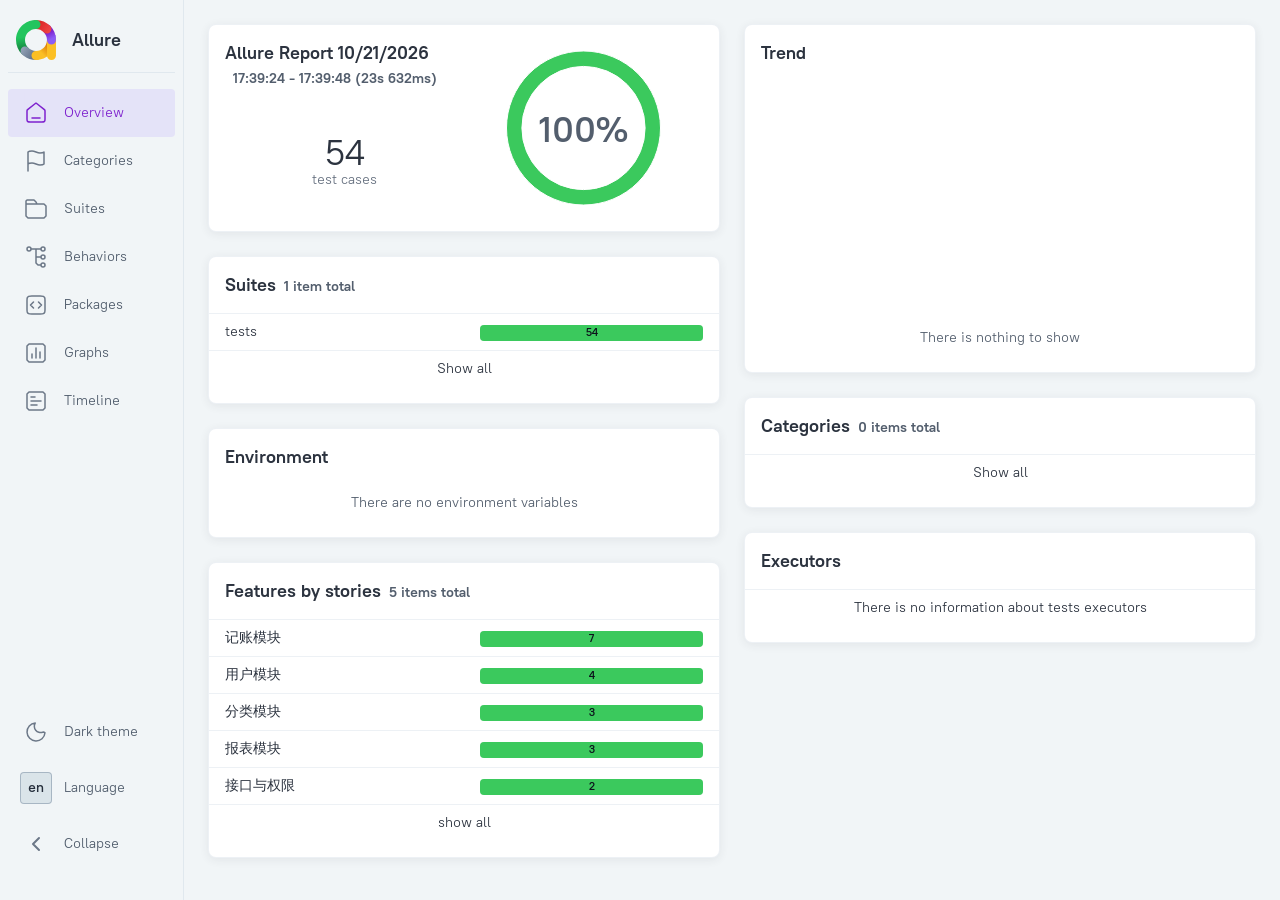
<file: index.html>
<!DOCTYPE html>
<html dir="ltr" lang="en">
<head>
    <meta charset="utf-8">
    <meta name="allure-report-uuid" content="c9c2a668-3a8c-4289-ba96-43244e7cd465">
    <title>Allure Report</title>
    <link rel="icon" href="assets/favicon-BDLHVmV7.ico">
    <!-- allure-core-head:start -->
    <!-- allure-core-head:end -->
</head>
<body>
    <div id="alert"></div>
    <div id="content">
        <span class="spinner">
            <span class="spinner__circle"></span>
        </span>
    </div>
    <div id="popup"></div>
    <!-- allure-core-body:start -->
    <script>
        window.__allureCoreLoaded = new Promise(function (resolve, reject) {
        window.__allureResolveCoreLoaded = resolve;
        window.__allureRejectCoreLoaded = reject;
    });
    </script>
    <script src="assets/index-CqG5t6J2.js"></script>
    <script>
        if (typeof window.__allureResolveCoreLoaded === "function") {
            window.__allureResolveCoreLoaded([]);
        }
    </script>
    <!-- allure-core-body:end -->
    <script async src="https://www.googletagmanager.com/gtag/js?id=G-FVWC4GKEYS"></script>
    <script>
        window.dataLayer = window.dataLayer || [];
        function gtag(){dataLayer.push(arguments);}
        gtag('js', new Date());
        gtag('config', 'G-FVWC4GKEYS', {
          'allureVersion': '2.46.1',
          'reportUuid': 'c9c2a668-3a8c-4289-ba96-43244e7cd465',
          'single_file': false
        });
    </script>
</body>
</html>
</file>
